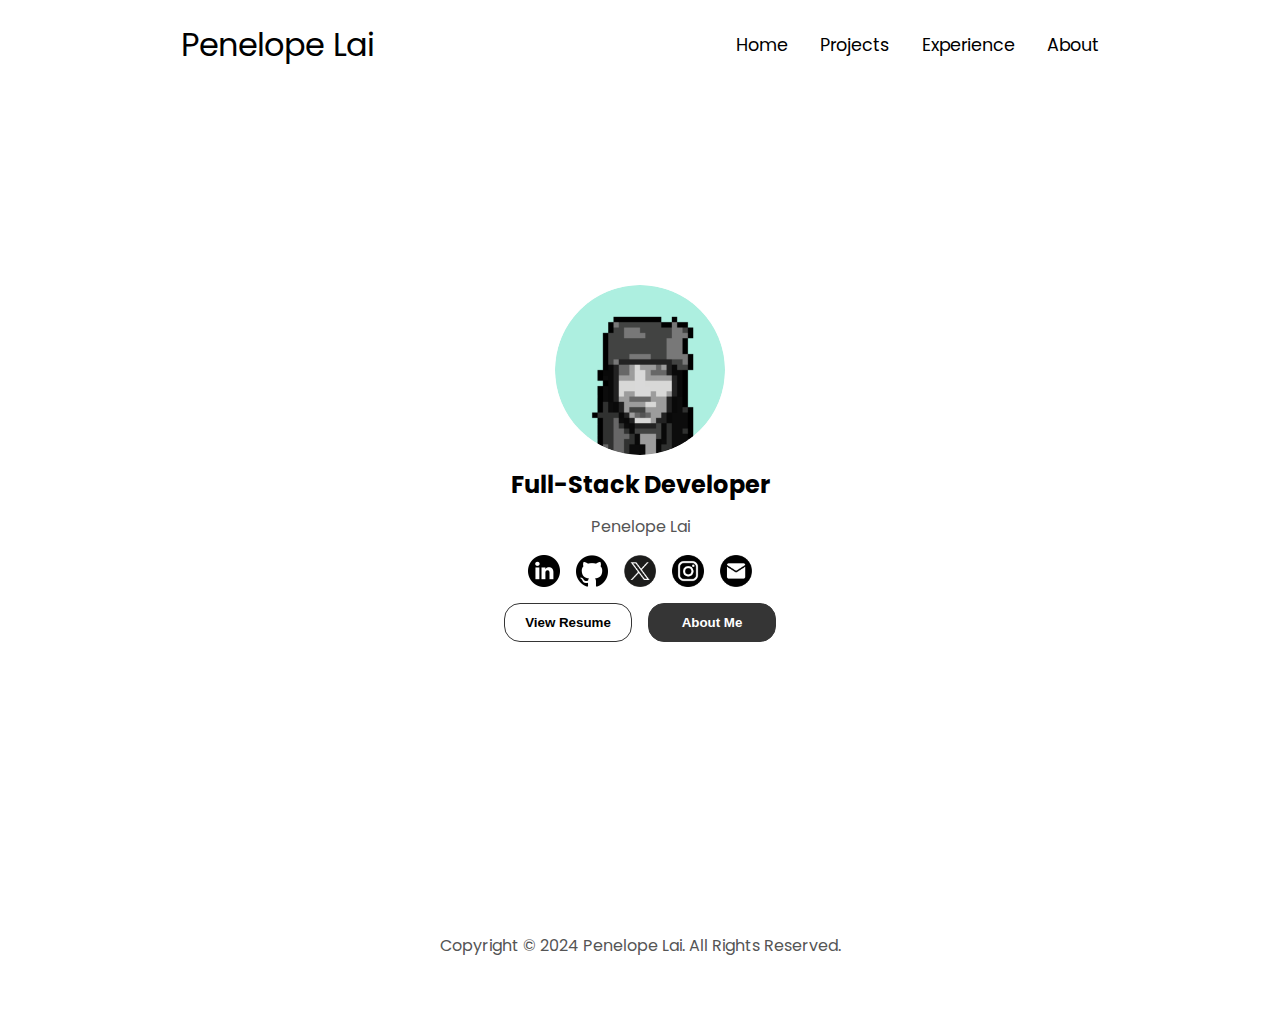
<file: index.html>
<!DOCTYPE html>
<html lang="en">
<head>
    <meta charset="UTF-8">
    <meta name="viewport" content="width=device-width, initial-scale=1.0">
    <title>My Portfolio</title>
    <link rel="stylesheet" href="style.css">
    <link rel="stylesheet" href="mediaqueries.css">
</head>
<body>
    <nav id="desktop-nav">
        <div class="logo"><a href="index.html">Penelope Lai</a></div>
        <div>
            <ul class="nav-links">
                <li><a href="index.html">Home</a></li>
                <li><a href="project.html">Projects</a></li>
                <li><a href="experience.html">Experience</a></li>
                <li><a href="about.html">About</a></li>
            </ul>
        </div>
    </nav>
    <nav id="hamburger-nav">
        <div class="logo">Penelope Lai</div>
        <div class="hamburger-menu">
            <div class="hamburger-icon" onclick="toggleMenu()">
                <span></span>
                <span></span>
                <span></span>
            </div>
            <div class="menu-links">
              <li><a href="index.html">Home</a></li>
              <li><a href="project.html">Projects</a></li>
              <li><a href="experience.html">Experience</a></li>
              <li><a href="about.html">About</a></li>
            </div>
        </div>
    </nav>
    <section id="profile">
      <div class="section__pic-container">
        <img src="./assets/profile-pic.png" alt="Penelope Lai profile picture" />
      </div>
      <div class="section__text">
        <h1 class="title">Full-Stack Developer</h1>
        <p class="name">Penelope Lai</p>
        <div id="socials-container">
          <img src="./assets/linkedin.png" alt="LinkedIn" class="icon" onclick="location.href='https://www.linkedin.com/in/xinran-l-a33475196/'" />
          <img src="./assets/github.png" alt="GitHub" class="icon" onclick="location.href='https://github.com/laixinran'" />
          <img src="./assets/twitter.png" alt="Twitter" class="icon" onclick="location.href='https://twitter.com/antimacyy'" />
          <img src="./assets/instagram.png" alt="Instagram" class="icon" onclick="location.href='https://www.instagram.com/xinranlaii/'" />
          <img src="./assets/email.png" alt="Email" class="icon" onclick="location.href='mailto:penelopelxr@gmail.com'" />
        </div>
        <div class="btn-container">
          <button class="btn btn-color-2" onclick="window.open('./assets/resume-example.pdf')">View Resume</button>
          <button class="btn btn-color-1" onclick="location.href='./about.html'">About Me</button>
        </div>
      </div>
  </section>

    <footer>
        <p>Copyright &#169; 2024 Penelope Lai. All Rights Reserved.</p>
      </footer>
    <script src="script.js"></script>
</body>
</html>
</file>
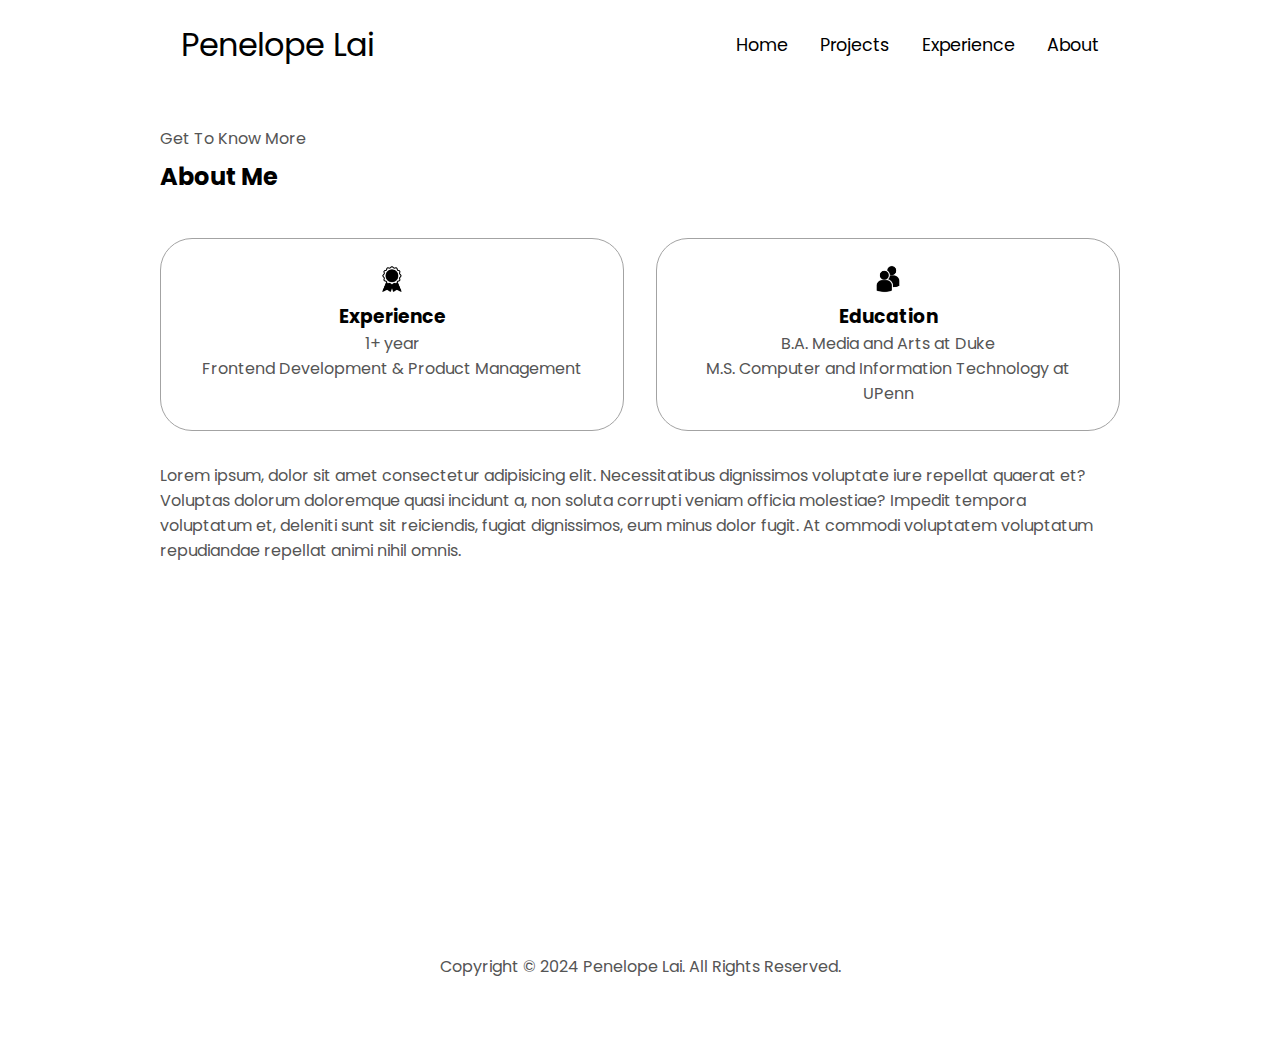
<file: about.html>
<!DOCTYPE html>
<html lang="en">
<head>
    <meta charset="UTF-8">
    <meta name="viewport" content="width=device-width, initial-scale=1.0">
    <title>About Me</title>
    <link rel="stylesheet" href="style.css">
    <link rel="stylesheet" href="mediaqueries.css">
</head>
<body>
    <nav id="desktop-nav">
        <div class="logo"><a href="index.html">Penelope Lai</a></div>
        <div>
            <ul class="nav-links">
                <li><a href="index.html">Home</a></li>
                <li><a href="project.html">Projects</a></li>
                <li><a href="experience.html">Experience</a></li>
                <li><a href="about.html">About</a></li>
            </ul>
        </div>
    </nav>
    <nav id="hamburger-nav">
        <div class="logo">Penelope Lai</div>
        <div class="hamburger-menu">
            <div class="hamburger-icon" onclick="toggleMenu()">
                <span></span>
                <span></span>
                <span></span>
            </div>
            <div class="menu-links">
              <ul>
                <li><a href="index.html">Home</a></li>
                <li><a href="project.html">Projects</a></li>
                <li><a href="experience.html">Experience</a></li>
                <li><a href="about.html">About</a></li>
              </ul>
            </div>
        </div>
    </nav>
    
        <!-- Content of the About page -->
        <section id="about">
            <p class="section__text__p1">Get To Know More</p>
            <h1 class="title">About Me</h1>
            
                <div class="about-details-container">
                    <div class="about-containers">
                        <div class="details-container">
                            <img
                                src="./assets/experience.png"
                                alt="Experience Icon"
                                class="icon"
                            />
                            <h3>Experience</h3>
                            <p>1+ year <br> Frontend Development & Product Management</p>
                        </div>
                        <div class="details-container">
                            <img
                                src="./assets/education.png"
                                alt="Education Icon"
                                class="icon"
                            />
                            <h3>Education</h3>
                            <p>B.A. Media and Arts at Duke <br> M.S. Computer and Information Technology at UPenn </p>
                        </div>
                    </div>
                    <div class="text-container">
                        <p>
                            Lorem ipsum, dolor sit amet consectetur adipisicing elit. Necessitatibus dignissimos voluptate iure repellat quaerat et? Voluptas dolorum doloremque quasi incidunt a, non soluta corrupti veniam officia molestiae? Impedit tempora voluptatum et, deleniti sunt sit reiciendis, fugiat dignissimos, eum minus dolor fugit. At commodi voluptatem voluptatum repudiandae repellat animi nihil omnis.
                        </p>
                   </div>
                </div>
        </section>
    <footer>
        <p>Copyright &#169; 2024 Penelope Lai. All Rights Reserved.</p>
    </footer>
    <script src="script.js"></script>
</body>
</html>
</file>
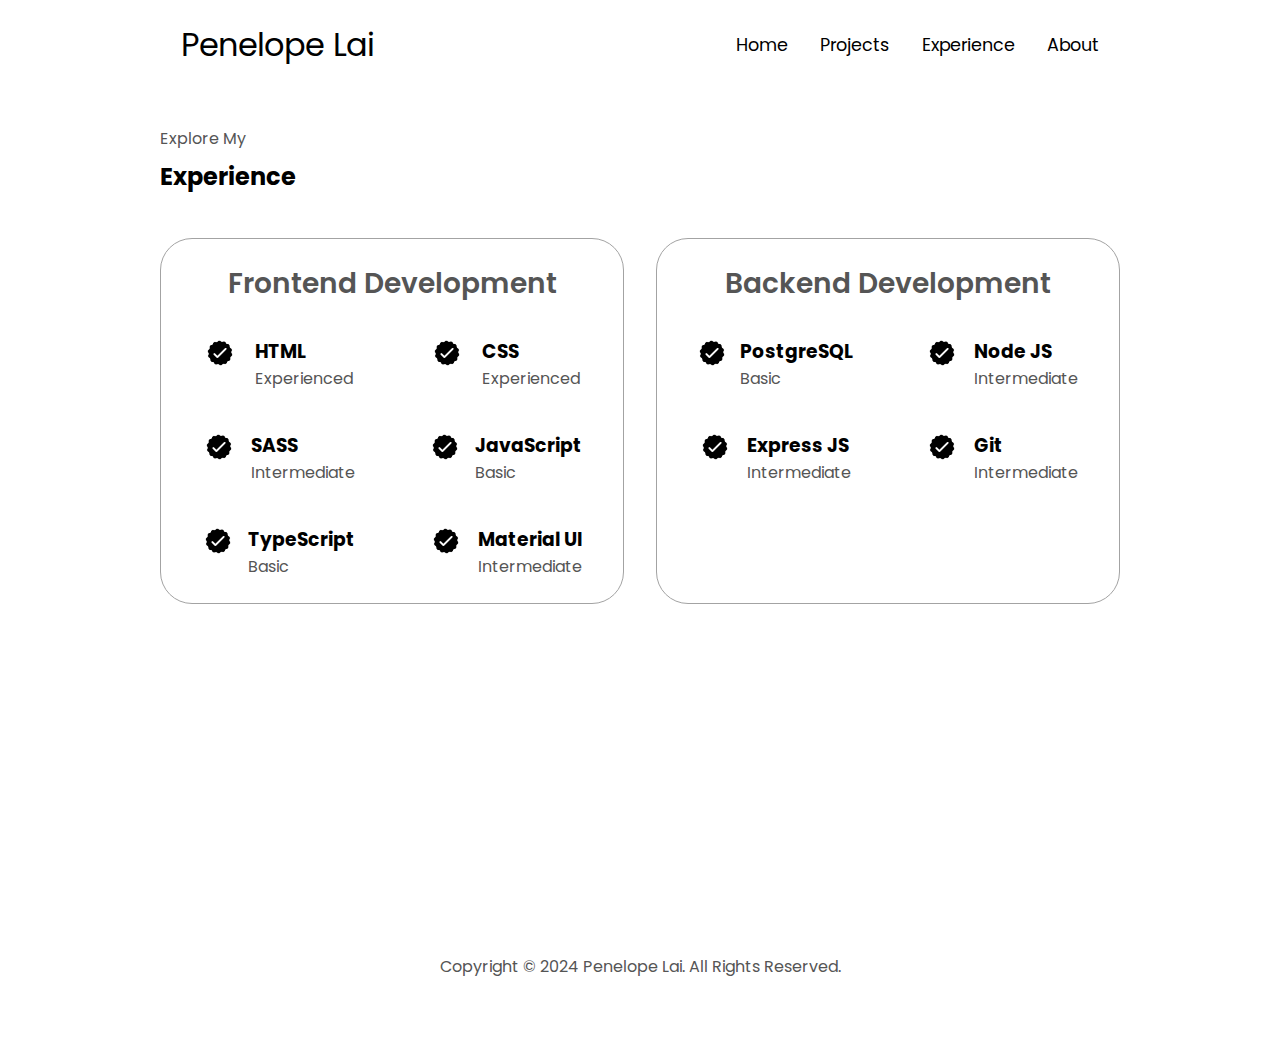
<file: experience.html>
<!DOCTYPE html>
<html lang="en">
<head>
    <meta charset="UTF-8">
    <meta name="viewport" content="width=device-width, initial-scale=1.0">
    <title>About Me</title>
    <link rel="stylesheet" href="style.css">
    <link rel="stylesheet" href="mediaqueries.css">
</head>
<body>
    <nav id="desktop-nav">
      <div class="logo"><a href="index.html">Penelope Lai</a></div>
        <div>
            <ul class="nav-links">
              <li><a href="index.html">Home</a></li>
              <li><a href="project.html">Projects</a></li>
              <li><a href="experience.html">Experience</a></li>
              <li><a href="about.html">About</a></li>
            </ul>
        </div>
    </nav>
    </div>
    <!-- Content of the Experience page -->
    <section id="experience">
        <p class="section__text__p1">Explore My</p>
        <h1 class="title">Experience</h1>
        <div class="experience-details-container">
            <div class="about-containers">
              <div class="details-container">
                <h2 class="experience-sub-title">Frontend Development</h2>
                <div class="article-container">
                  <article>
                    <img
                      src="./assets/checkmark.png"
                      alt="Experience icon"
                      class="icon"
                    />
                    <div>
                      <h3>HTML</h3>
                      <p>Experienced</p>
                    </div>
                  </article>
                  <article>
                    <img
                      src="./assets/checkmark.png"
                      alt="Experience icon"
                      class="icon"
                    />
                    <div>
                      <h3>CSS</h3>
                      <p>Experienced</p>
                    </div>
                  </article>
                  <article>
                    <img
                      src="./assets/checkmark.png"
                      alt="Experience icon"
                      class="icon"
                    />
                    <div>
                      <h3>SASS</h3>
                      <p>Intermediate</p>
                    </div>
                  </article>
                  <article>
                    <img
                      src="./assets/checkmark.png"
                      alt="Experience icon"
                      class="icon"
                    />
                    <div>
                      <h3>JavaScript</h3>
                      <p>Basic</p>
                    </div>
                  </article>
                  <article>
                    <img
                      src="./assets/checkmark.png"
                      alt="Experience icon"
                      class="icon"
                    />
                    <div>
                      <h3>TypeScript</h3>
                      <p>Basic</p>
                    </div>
                  </article>
                  <article>
                    <img
                      src="./assets/checkmark.png"
                      alt="Experience icon"
                      class="icon"
                    />
                    <div>
                      <h3>Material UI</h3>
                      <p>Intermediate</p>
                    </div>
                  </article>
                </div>
              </div>
              <div class="details-container">
                <h2 class="experience-sub-title">Backend Development</h2>
                <div class="article-container">
                  <article>
                    <img
                      src="./assets/checkmark.png"
                      alt="Experience icon"
                      class="icon"
                    />
                    <div>
                      <h3>PostgreSQL</h3>
                      <p>Basic</p>
                    </div>
                  </article>
                  <article>
                    <img
                      src="./assets/checkmark.png"
                      alt="Experience icon"
                      class="icon"
                    />
                    <div>
                      <h3>Node JS</h3>
                      <p>Intermediate</p>
                    </div>
                  </article>
                  <article>
                    <img
                      src="./assets/checkmark.png"
                      alt="Experience icon"
                      class="icon"
                    />
                    <div>
                      <h3>Express JS</h3>
                      <p>Intermediate</p>
                    </div>
                  </article>
                  <article>
                    <img
                      src="./assets/checkmark.png"
                      alt="Experience icon"
                      class="icon"
                    />
                    <div>
                      <h3>Git</h3>
                      <p>Intermediate</p>
                    </div>
                  </article>
                </div>
              </div>
            </div>
        </div>
    </section>
    </section>
    <footer>
        <p>Copyright &#169; 2024 Penelope Lai. All Rights Reserved.</p>
    </footer>
    <script src="script.js"></script>
</body>
</html>
</file>
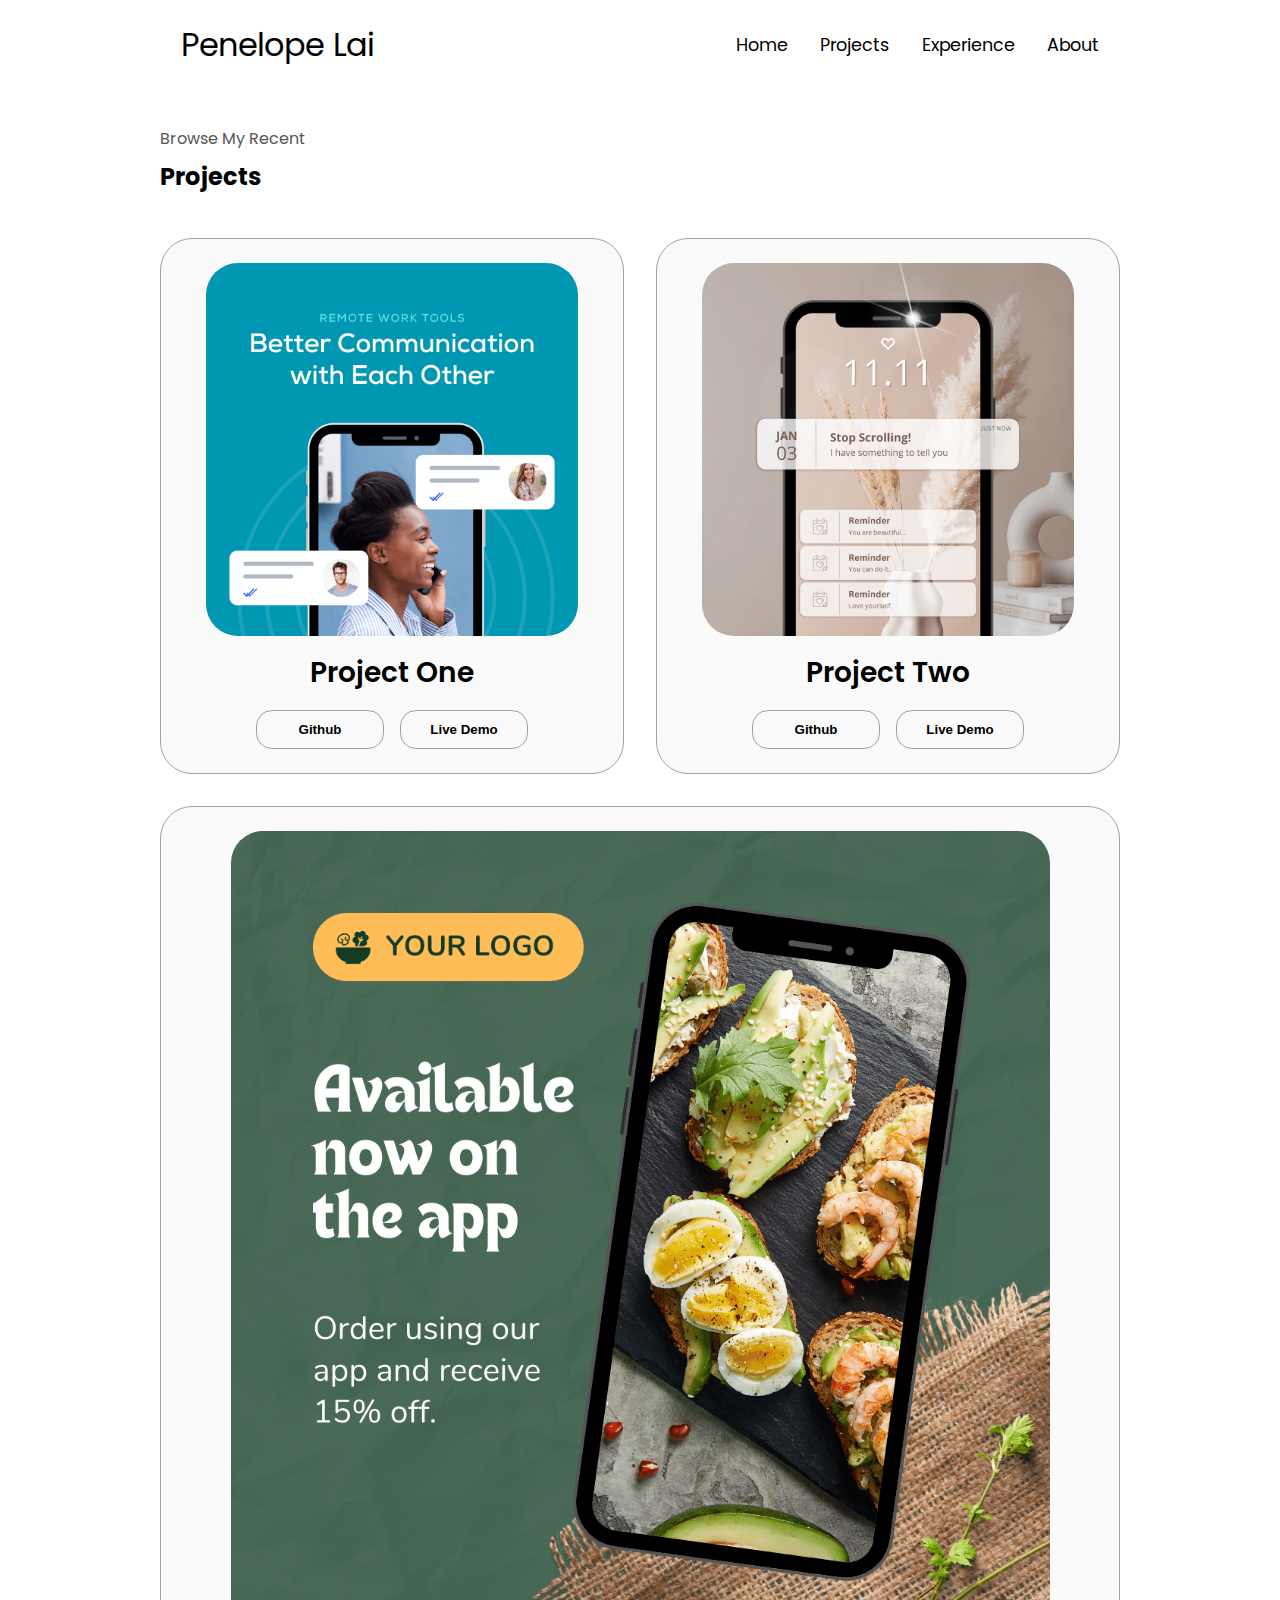
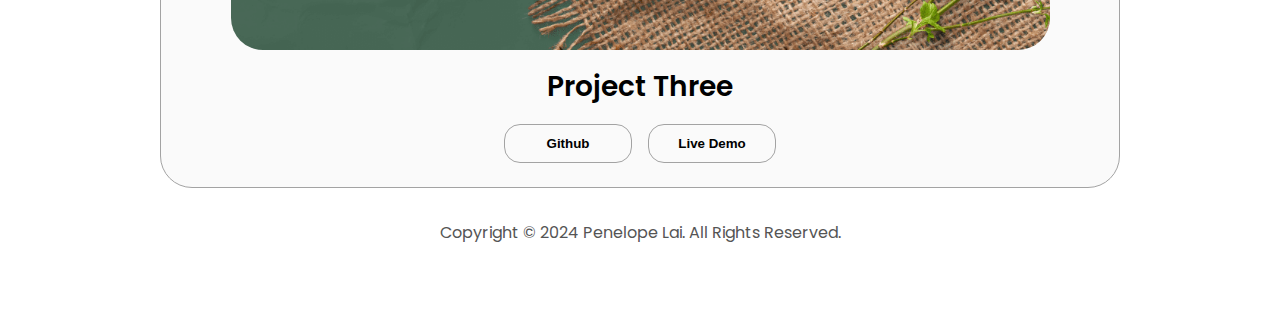
<file: project.html>
<!DOCTYPE html>
<html lang="en">
<head>
    <meta charset="UTF-8">
    <meta name="viewport" content="width=device-width, initial-scale=1.0">
    <title>About Me</title>
    <link rel="stylesheet" href="style.css">
    <link rel="stylesheet" href="mediaqueries.css">
</head>
<body>
    <nav id="desktop-nav">
        <div class="logo"><a href="index.html">Penelope Lai</a></div>
        <div>
            <ul class="nav-links">
                <li><a href="index.html">Home</a></li>
                <li><a href="project.html">Projects</a></li>
                <li><a href="experience.html">Experience</a></li>
                <li><a href="about.html">About</a></li>
            </ul>
        </div>
    </nav>
    <!-- Content of the Project page -->
    <section id="projects">
        <p class="section__text__p1">Browse My Recent</p>
        <h1 class="title">Projects</h1>
        <div class="experience-details-container">
          <div class="about-containers">
            <div class="details-container color-container">
              <div class="article-container">
                <img
                  src="./assets/project-1.png"
                  alt="Project 1"
                  class="project-img"
                />
              </div>
              <h2 class="experience-sub-title project-title">Project One</h2>
              <div class="btn-container">
                <button
                  class="btn btn-color-2 project-btn"
                  onclick="location.href='https://github.com/'"
                >
                  Github
                </button>
                <button
                  class="btn btn-color-2 project-btn"
                  onclick="location.href='https://github.com/'"
                >
                  Live Demo
                </button>
              </div>
            </div>
            <div class="details-container color-container">
              <div class="article-container">
                <img
                  src="./assets/project-2.png"
                  alt="Project 2"
                  class="project-img"
                />
              </div>
              <h2 class="experience-sub-title project-title">Project Two</h2>
              <div class="btn-container">
                <button
                  class="btn btn-color-2 project-btn"
                  onclick="location.href='https://github.com/'"
                >
                  Github
                </button>
                <button
                  class="btn btn-color-2 project-btn"
                  onclick="location.href='https://github.com/'"
                >
                  Live Demo
                </button>
              </div>
            </div>
            <div class="details-container color-container">
              <div class="article-container">
                <img
                  src="./assets/project-3.png"
                  alt="Project 3"
                  class="project-img"
                />
              </div>
              <h2 class="experience-sub-title project-title">Project Three</h2>
              <div class="btn-container">
                <button
                  class="btn btn-color-2 project-btn"
                  onclick="location.href='https://github.com/'"
                >
                  Github
                </button>
                <button
                  class="btn btn-color-2 project-btn"
                  onclick="location.href='https://github.com/'"
                >
                  Live Demo
                </button>
              </div>
            </div>
          </div>
        </div>
    </section>
    </section>
    <footer>
        <p>Copyright &#169; 2024 Penelope Lai. All Rights Reserved.</p>
    </footer>
    <script src="script.js"></script>
</body>
</html>
</file>
<file: style.css>
/* GENERAL */

@import url("https://fonts.googleapis.com/css2?family=Poppins:wght@300;400;500;600&display=swap");

* {
  margin: 0;
  padding: 0;
}

body {
  font-family: "Poppins", sans-serif;
}


html {
  scroll-behavior: smooth;
}

p {
  color: rgb(85, 85, 85);
}

/* TRANSITION */

a,
.btn {
  transition: all 300ms ease;
}

/* DESKTOP NAV */

nav,
.nav-links {
  display: flex;
}

nav {
  
  justify-content: space-around;
  align-items: center;
  height: 10vh;
}

.nav-links {
  gap: 2rem;
  list-style: none;
  font-size: 1.1rem;
}

a {
  color: black;
  text-decoration: none;
  text-decoration-color: white;
}

a:hover {
  color: grey;
  text-decoration: underline;
  text-underline-offset: 1rem;
  text-decoration-color: rgb(181, 181, 181);
}

.logo a:hover {
  color: black; 
  text-decoration: none; 
}

.logo {
  font-size: 2rem;
}

.logo:hover {
  cursor: default;
}

/* HAMBURGER MENU */

#hamburger-nav {
  display: none;
}

.hamburger-menu {
  position: relative;
  display: inline-block;
}

.hamburger-icon {
  display: flex;
  flex-direction: column;
  justify-content: space-between;
  height: 24px;
  width: 30px;
  cursor: pointer;
}

.hamburger-icon span {
  width: 100%;
  height: 2px;
  background-color: black;
  transition: all 0.3 ease-in-out;
}

.menu-links {
  position: absolute;
  top: 100%;
  right: 0;
  background-color: rgb(53, 53, 53);
  border-radius: 5px;
  width: fit-content;
  max-height: 0;
  overflow: hidden;
  transition: all 0.3 ease-in-out;
  z-index: 1000;
}

.menu-links a {
  display: block;
  padding: 10px;
  text-align: center;
  font-size: 1.5rem;
  color: white;
  text-decoration: none;
  transition: all 0.3 ease-in-out;
}

.menu-links li {
  list-style: none;
}

.menu-links.open {
  max-height: 300px;
}

.hamburger-icon.open span:first-child {
  transform: rotate(45deg) translate(10px, 5px);
}

.hamburger-icon.open span:nth-child(2) {
  opacity: 0;
}

.hamburger-icon.open span:last-child {
  transform: rotate(-45deg) translate(10px, -5px);
}

.hamburger-icon span:first-child {
  transform: none;
}

.hamburger-icon span:first-child {
  opacity: 1;
}

.hamburger-icon span:first-child {
  transform: none;
}

/* SECTIONS */

section {
  padding-top: 4vh;
  height: 96vh;
  margin: 0 10rem;
  box-sizing: border-box;
  min-height: fit-content;
}

.section-container {
  display: flex;
}

/* PROFILE SECTION */

#profile {
  display: flex;
  flex-direction: column;
  align-items: center;
  justify-content: center;
  height: 80vh;
  text-align: center;
  color: #ffffff; /* 设置文本颜色 */
  padding: 0;
}

.section__pic-container {
  height: 170px; /* 头像高度 */
  width: 170px; /* 头像宽度 */
  margin-bottom: 0.25rem; /* 头像与文本间距 */
}

.section__pic-container img {
  height: 100%;
  width: auto;
  border-radius: 50%; /* 圆形图片 */
}

.title {
  padding-top: 0.5rem;
  color: #000000; /* 设置标题颜色为黑色 */
  font-size: 1.5rem; /* 标题字体大小 */
  margin-bottom: 0.75rem; /* 标题与名字间距 */
}

.name {
  font-size: 1rem; /* 名字字体大小 */
  margin-bottom: 0.5rem; /* 名字与社交图标间距 */
}

#socials-container {
  display: flex;
  justify-content: center;
  gap: 1rem;
  margin-top: 1rem;
  margin-bottom: 1rem; /* 社交图标与按钮间距 */
}

/* ICONS */

.icon {
  cursor: pointer;
  height: 2rem;
}


/* BUTTONS */

.btn-container {
  display: flex;
  justify-content: center;
  gap: 1rem;
}

.btn {
  font-weight: 600;
  transition: all 300ms ease;
  padding: 0.7rem 1rem;
  width: 8rem;
  border-radius: 1rem;
}

.btn-color-1,
.btn-color-2 {
  border: rgb(53, 53, 53) 0.1rem solid;
}

.btn-color-1:hover,
.btn-color-2:hover {
  cursor: pointer;
}

.btn-color-1,
.btn-color-2:hover {
  background: rgb(53, 53, 53);
  color: white;
}

.btn-color-1:hover {
  background: rgb(0, 0, 0);
}

.btn-color-2 {
  background: none;
}

.btn-color-2:hover {
  border: rgb(255, 255, 255) 0.1rem solid;
}

.btn-container {
  gap: 1rem;
}

/* ABOUT SECTION */


#about {
    position: relative;
}
  
.about-containers {
    gap: 2rem;
    margin-bottom: 2rem;
    margin-top: 2rem;
}
  
.about-details-container {
    justify-content: center;
    flex-direction: column;
}
  
.about-containers,
.about-details-container {
    display: flex;
}
  
.about-pic {
    border-radius: 2rem;
}
  
.arrow {
    position: absolute;
    right: -5rem;
    bottom: 2.5rem;
}
  
.details-container {
    padding: 1.5rem;
    flex: 1;
    background: white;
    border-radius: 2rem;
    border: rgb(53, 53, 53) 0.1rem solid;
    border-color: rgb(163, 163, 163);
    text-align: center;
}
  

/* EXPERIENCE SECTION */

#experience {
    position: relative;
}
  
.experience-sub-title {
    color: rgb(85, 85, 85);
    font-weight: 600;
    font-size: 1.75rem;
    margin-bottom: 2rem;
}
  
.experience-details-container {
    display: flex;
    justify-content: center;
    flex-direction: column;
}
  
.article-container {
    display: flex;
    text-align: initial;
    flex-wrap: wrap;
    flex-direction: row;
    gap: 2.5rem;
    justify-content: space-around;
}
  
article {
    display: flex;
    width: 10rem;
    justify-content: space-around;
    gap: 0.5rem;
}
  
article .icon {
    cursor: default;
}


/* PROJECTS SECTION */

#projects {
    position: relative;
}
  
.color-container {
    border-color: rgb(163, 163, 163);
    background: rgb(250, 250, 250);
}
  
.project-img {
    border-radius: 2rem;
    width: 90%;
    height: 90%;
}
  
.project-title {
    margin: 1rem;
    color: black;
}
  
.project-btn {
    color: black;
    border-color: rgb(163, 163, 163);
}  

  
/* FOOTER SECTION */
footer {
  height: 10vh;
  margin: 0 1rem;
}

footer p {
    text-align: center;
}
</file>
<file: mediaqueries.css>
@media screen and (max-width: 1400px) {
    #profile {
      height: 83vh;
      margin-bottom: 6rem;
    }
    .about-containers {
      flex-wrap: wrap;
    }
    #contact,
    #projects {
      height: fit-content;
    }
}
  
@media screen and (max-width: 1200px) {
    #desktop-nav {
      display: none;
    }
    #hamburger-nav {
        display: flex;
        
       
        z-index: 1000; /* 设置较高的 z-index 值 */
    }
    #experience,
    .experience-details-container {
      margin-top: 2rem;
    }
    #profile,
    .section-container {
      display: block;
    }
    .arrow {
      display: none;
    }
    section,
    .section-container {
      height: fit-content;
    }
    section {
      margin: 0 5%;
    }
    .section__pic-container {
      width: 275px;
      height: 275px;
      margin: 0 auto 2rem;
    }
    .about-containers {
      margin-top: 0;
    }
}

@media screen and (max-width: 600px) {
    #contact,
    footer {
      height: 40vh;
    }
    #profile {
      height: 83vh;
      margin-bottom: 0;
    }
    article {
      font-size: 1rem;
    }
    footer nav {
      height: fit-content;
      margin-bottom: 2rem;
    }
    .about-containers,
    .contact-info-upper-container,
    .btn-container {
      flex-wrap: wrap;
    }
    .contact-info-container {
      margin: 0;
    }
    .contact-info-container p,
    .nav-links li a {
      font-size: 1rem;
    }
    .experience-sub-title {
      font-size: 1.25rem;
    }
    .logo {
      font-size: 1.5rem;
    }
    .nav-links {
      flex-direction: column;
      gap: 0.5rem;
      text-align: center;
    }
    .section__pic-container {
      width: auto;
      height: 46vw;
      justify-content: center;
    }
    .section__text__p2 {
      font-size: 1.25rem;
    }
    .title {
      font-size: 2rem;
    }
    .text-container {
      text-align: justify;
    }
  }
</file>
